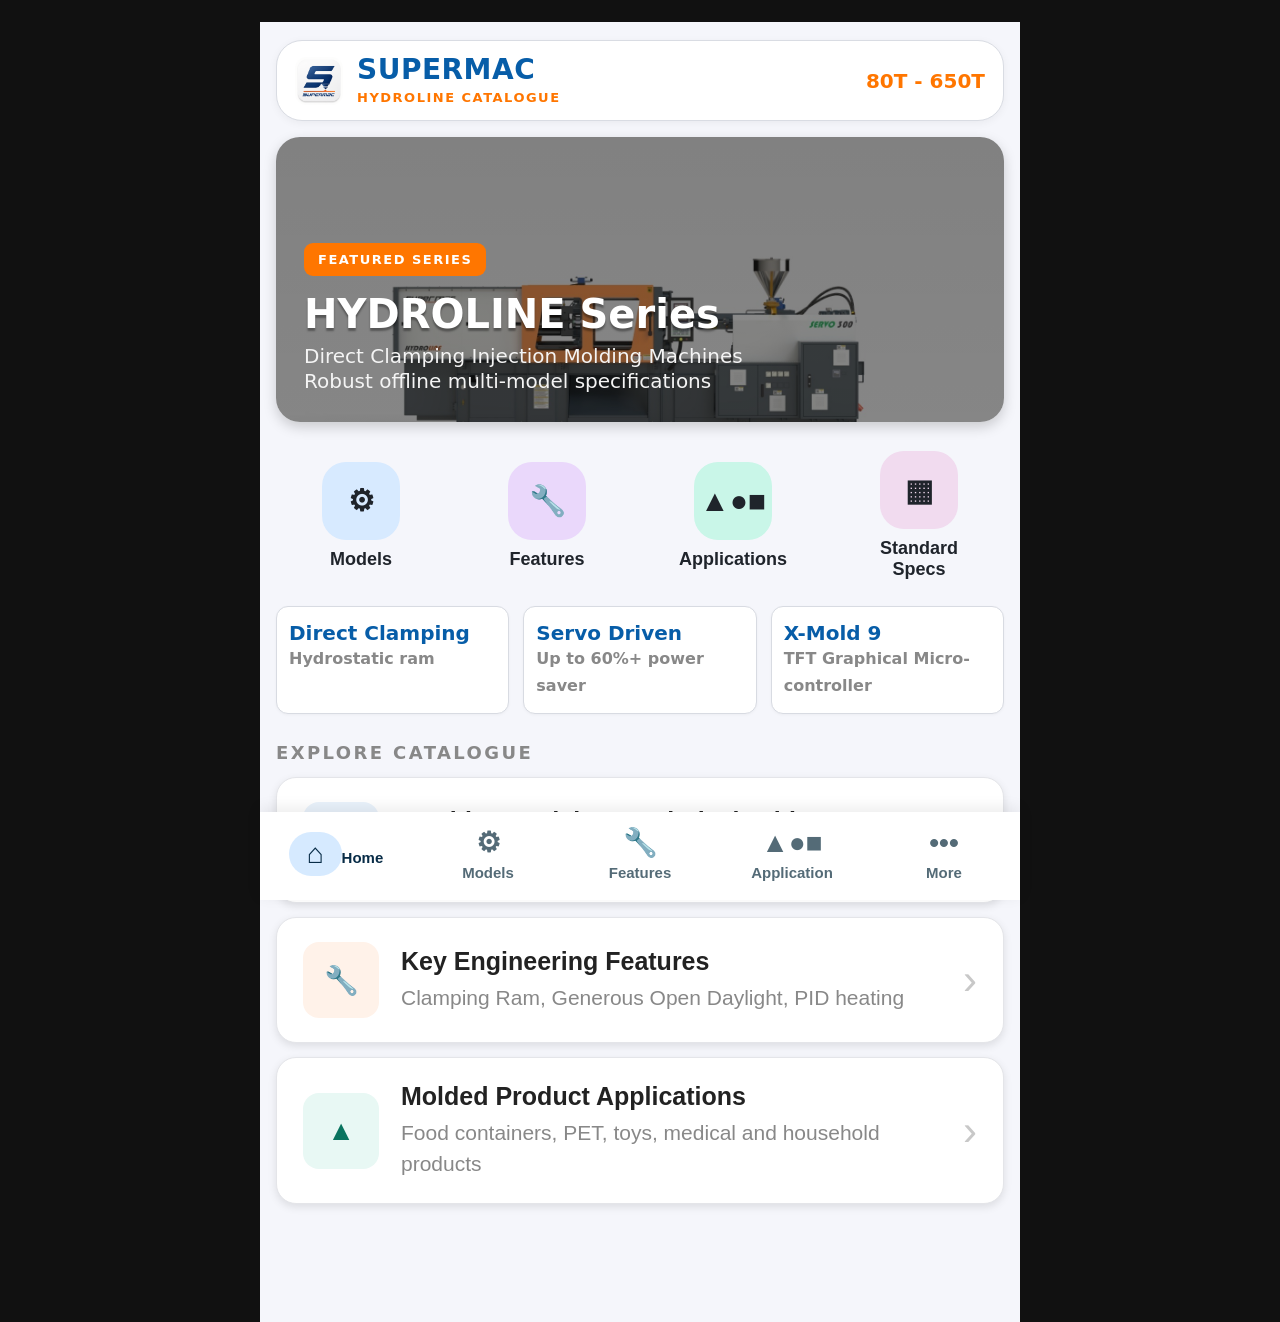
<file: supermac-pwa-v2/index.html>
<!DOCTYPE html>
<html lang="en">
<head>
  <meta charset="UTF-8" />
  <meta name="viewport" content="width=device-width, initial-scale=1, viewport-fit=cover" />
  <title>Supermac HYDROLINE Catalogue</title>
  <meta name="description" content="Supermac HYDROLINE injection moulding machine catalogue: models, specs, features, applications and brochure." />
  <meta name="theme-color" content="#0b5fa8" />
  <link rel="manifest" href="manifest.json" />
  <link rel="apple-touch-icon" href="assets/icons/icon-192.png" />
  <link rel="stylesheet" href="style.css" />
</head>
<body>
  <div class="status-spacer"></div>
  <main id="app" class="app-shell"></main>

  <div id="installBanner" class="install-banner hidden">
    <div>
      <strong>Install Supermac App</strong>
      <span>Open faster from your home screen.</span>
    </div>
    <button id="installAppBtn" type="button">Install</button>
    <button id="closeInstallBanner" class="close-install" type="button" aria-label="Close install banner">×</button>
  </div>

  <nav class="bottom-nav" aria-label="Main navigation">
    <button data-route="home" class="nav-item active"><span>⌂</span><small>Home</small></button>
    <button data-route="models" class="nav-item"><span>⚙</span><small>Models</small></button>
    <button data-route="features" class="nav-item"><span>🔧</span><small>Features</small></button>
    <button data-route="applications" class="nav-item"><span>▲●■</span><small>Application</small></button>
    <button data-route="more" class="nav-item"><span>•••</span><small>More</small></button>
  </nav>

  <div id="zoomModal" class="zoom-modal hidden">
    <button class="close-zoom">×</button>
    <img id="zoomImg" alt="Zoomed drawing" />
  </div>

  <script src="script.js"></script>
</body>
</html>
</file>
<file: supermac-pwa-v2/style.css>
:root{--blue:#075da8;--blue2:#084d8f;--orange:#ff7600;--ink:#1f242b;--muted:#888b91;--bg:#f5f6fb;--card:#fff;--line:#e0e3e8;--nav:#e8f1ff}*{box-sizing:border-box}html,body{margin:0;background:#111;font-family:Inter,system-ui,-apple-system,Segoe UI,Roboto,Arial,sans-serif;color:var(--ink)}body{min-height:100vh}.status-spacer{height:22px;background:#111}.app-shell{max-width:760px;margin:0 auto;background:var(--bg);min-height:calc(100vh - 22px);padding:18px 16px 104px}.top-card{display:flex;align-items:center;justify-content:space-between;gap:15px;background:#fff;border:1px solid #d9dce3;border-radius:26px;padding:15px 18px;box-shadow:0 2px 8px rgba(0,0,0,.05)}.brand{display:flex;align-items:center;gap:14px}.brand img{width:48px;height:48px;object-fit:contain;border-radius:12px;background:#fff}.brand h1{font-size:28px;line-height:1;margin:0;color:var(--blue);font-weight:900;letter-spacing:.5px}.brand p,.sub{margin:6px 0 0;color:var(--orange);font-weight:800;letter-spacing:1.5px;font-size:13px}.ton{color:var(--orange);font-weight:900;font-size:20px;white-space:nowrap}.hero{position:relative;margin:16px 0 28px;border-radius:24px;overflow:hidden;min-height:285px;display:flex;align-items:end;padding:28px;color:#fff;box-shadow:0 5px 13px rgba(0,0,0,.18);background:linear-gradient(rgba(0,0,0,.48),rgba(0,0,0,.46)),url('assets/machine-hero.jpg') center/cover}.badge{display:inline-block;background:var(--orange);padding:9px 14px;border-radius:9px;font-weight:900;letter-spacing:1.5px;font-size:13px}.hero h2{font-size:40px;line-height:1;margin:18px 0 10px;text-shadow:0 3px 2px rgba(0,0,0,.35)}.hero p{font-size:20px;line-height:1.25;margin:0;color:#f4f4f4}.quick-grid{display:grid;grid-template-columns:repeat(4,1fr);gap:16px;margin:8px 0 25px}.quick{border:0;background:transparent;text-align:center;color:var(--ink);font-weight:800;font-size:18px}.quick .icon{width:78px;height:78px;border-radius:24px;display:grid;place-items:center;margin:0 auto 9px;font-size:30px}.quick:nth-child(1) .icon{background:#d7eaff}.quick:nth-child(2) .icon{background:#ead8fb}.quick:nth-child(3) .icon{background:#c9f6e8}.quick:nth-child(4) .icon{background:#f1dbef}.chips{display:grid;grid-template-columns:repeat(3,1fr);gap:14px;margin:4px 0 26px}.chip{background:#fff;border:1px solid #d8dbe2;border-radius:12px;padding:14px 12px;box-shadow:0 1px 3px rgba(0,0,0,.04)}.chip strong{display:block;color:var(--blue);font-size:20px}.chip span{color:#888;font-weight:700;line-height:1.7}.section-title{font-size:18px;letter-spacing:2.4px;color:#888;font-weight:900;margin:28px 0 14px;text-transform:uppercase}.big-row{display:flex;gap:22px;align-items:center;width:100%;background:#fff;border:1px solid #e4e5e9;border-radius:20px;margin:14px 0;padding:24px 26px;box-shadow:0 3px 8px rgba(0,0,0,.1);text-align:left}.big-row .tile{width:76px;height:76px;border-radius:16px;display:grid;place-items:center;font-size:28px;background:#e9f2fb;color:var(--blue);flex:none}.big-row h3{margin:0;color:#222;font-size:25px}.big-row p{margin:7px 0 0;color:#888;font-size:21px;line-height:1.45}.chev{margin-left:auto;font-size:42px;color:#c8c8c8}.page-title{display:flex;align-items:center;justify-content:space-between;gap:12px;background:#fff;margin:-18px -16px 20px;padding:36px 26px 22px;box-shadow:0 2px 8px rgba(0,0,0,.12)}.page-title h2{margin:0;color:var(--blue);font-size:36px;line-height:1.1}.page-title p{margin:5px 0 0;color:#888;font-size:18px;font-weight:700;letter-spacing:.8px}.back{border:0;background:#f1f2f4;width:54px;height:54px;border-radius:50%;font-size:32px}.search{width:100%;padding:20px;border-radius:14px;border:1px solid #d5d9df;background:#fff;font-size:24px;color:#555;margin-bottom:20px}.compare-btn{border:0;background:#fff4e7;color:var(--orange);font-weight:900;border-radius:14px;padding:18px 20px;font-size:18px}.model-card{background:#fff;border:1px solid #e3e5e9;border-radius:18px;margin:18px 0;padding:24px 28px;box-shadow:0 3px 8px rgba(0,0,0,.09)}.model-top{display:flex;justify-content:space-between;align-items:start;gap:12px}.model-card h3{font-size:34px;color:var(--blue);margin:0 0 6px}.model-card p{font-size:22px;font-weight:800;margin:0 0 26px;color:#4a4a4a}.ton-badge{background:#fff0e8;color:var(--orange);font-weight:900;border-radius:13px;padding:11px 14px;font-size:19px}.primary-btn{border:0;background:var(--blue);color:#fff;border-radius:10px;padding:17px 20px;font-size:20px;font-weight:900;width:100%;letter-spacing:.3px}.tabs{display:flex;background:#fff;margin:-20px -16px 18px;border-bottom:1px solid #777;position:sticky;top:0;z-index:10}.tab{flex:1;border:0;background:#fff;color:#064b8c;padding:18px 10px;font-size:19px;font-weight:900}.tab.active{border-bottom:4px solid var(--blue)}.summary{background:var(--blue);color:#fff;border-radius:16px;padding:28px;margin:18px 0}.summary small{display:block;letter-spacing:2px;color:#bfd8f5;font-weight:900}.summary h2{margin:6px 0 12px;font-size:32px}.summary p{margin:0;font-size:19px;line-height:1.35}.metric-card{background:#fff;border-radius:18px;padding:22px 28px;margin:16px 0}.metric{display:flex;justify-content:space-between;gap:12px;border-bottom:1px solid #e5e5e5;padding:14px 0;font-size:20px}.metric:last-child{border-bottom:0}.metric span:first-child{color:#888}.metric b{text-align:right}.table-card{background:#fff;border:1px solid #d9dde4;border-radius:15px;overflow:hidden;margin:18px 0}.table-title{background:var(--blue);color:#fff;font-size:25px;font-weight:900;padding:18px 22px}.frame-tabs{display:flex;gap:14px;margin:16px 0}.frame-tabs button,.chip-btn{border:1px solid #a6a9ae;background:#fff;border-radius:10px;padding:12px 24px;font-weight:900;color:#aaa;font-size:22px}.frame-tabs .active,.chip-btn.active{background:var(--blue);color:#fff;border-color:var(--blue)}.spec-table{width:100%;border-collapse:collapse;font-size:15px}.spec-table th,.spec-table td{border-bottom:1px solid #e5e5e5;padding:12px;text-align:center}.spec-table th:first-child,.spec-table td:first-child{text-align:left;background:#f8f8fc;color:#888;font-weight:800;position:sticky;left:0}.spec-table th{color:var(--orange);font-size:17px}.table-scroll{overflow:auto}.drawing-card{background:#fff;border:1px solid #cfd3d9;border-radius:18px;margin:14px 0;padding:20px}.drawing-card h3{color:var(--blue);font-size:26px;margin:0}.drawing-card p{color:#888;font-size:18px;font-weight:700}.drawing-img{width:100%;height:330px;object-fit:contain;border:1px solid #e0e0e0;border-radius:12px;background:#fff}.zoom-btn{display:block;margin:12px 0 0 auto;width:auto;padding:14px 22px}.app-grid{display:grid;grid-template-columns:repeat(2,1fr);gap:18px}.app-card{background:#fff;border-radius:14px;overflow:hidden;box-shadow:0 3px 8px rgba(0,0,0,.12);border:1px solid #dfe2e7}.app-card img{width:100%;height:150px;object-fit:cover;background:#eee}.app-card h3{margin:18px 18px 6px;color:var(--blue);font-size:24px}.app-card p{margin:0 18px 18px;color:#888;font-size:18px;line-height:1.25}.feature-card{background:#fff;border:1px solid #dfe2e7;border-radius:18px;margin:18px 0;padding:24px 28px;box-shadow:0 2px 7px rgba(0,0,0,.08)}.feature-card h3{color:var(--blue);font-size:26px;margin:0 0 18px}.feature-card li{margin:11px 0;font-size:19px;color:#44515a}.feature-card li::marker{color:var(--orange)}.more-card{background:#fff;border-radius:18px;margin:16px 0;padding:22px;border:1px solid #e0e2e7;box-shadow:0 2px 6px rgba(0,0,0,.07)}.more-card h3{color:var(--blue);margin:0 0 10px;font-size:24px}.more-card a,.more-card button{display:block;width:100%;text-align:center;margin-top:12px;text-decoration:none;border:0;border-radius:10px;background:var(--blue);color:#fff;padding:15px;font-weight:900;font-size:18px}.bottom-nav{position:fixed;left:50%;bottom:0;transform:translateX(-50%);max-width:760px;width:100%;height:88px;background:#fff;display:grid;grid-template-columns:repeat(5,1fr);box-shadow:0 -4px 14px rgba(0,0,0,.08);z-index:100}.nav-item{border:0;background:#fff;color:#546b77;font-size:18px;font-weight:700}.nav-item span{display:block;font-size:28px;line-height:1;margin-bottom:5px}.nav-item.active span{background:#d6eaff;color:#082c47;border-radius:999px;padding:8px 18px;display:inline-block}.nav-item.active small{color:#082c47;font-weight:900}.zoom-modal{position:fixed;inset:0;background:rgba(0,0,0,.92);z-index:999;display:flex;align-items:center;justify-content:center;padding:20px}.zoom-modal img{max-width:100%;max-height:86vh;object-fit:contain;background:#fff}.close-zoom{position:absolute;right:16px;top:16px;border:0;border-radius:50%;width:48px;height:48px;font-size:34px;background:#fff}.hidden{display:none!important}@media(max-width:520px){.app-shell{padding-left:14px;padding-right:14px}.brand h1{font-size:25px}.ton{font-size:17px}.hero{min-height:290px}.hero h2{font-size:34px}.quick-grid{gap:10px}.quick{font-size:16px}.quick .icon{width:64px;height:64px}.chips{grid-template-columns:repeat(3,1fr);gap:10px}.chip strong{font-size:18px}.big-row h3{font-size:22px}.page-title h2{font-size:32px}.app-card img{height:130px}.spec-table{font-size:14px}}
.install-banner{position:fixed;left:50%;bottom:98px;transform:translateX(-50%);max-width:730px;width:calc(100% - 24px);z-index:180;background:#fff;border:1px solid #dce2ea;border-left:6px solid var(--orange);box-shadow:0 8px 24px rgba(0,0,0,.18);border-radius:18px;padding:14px 44px 14px 16px;display:flex;align-items:center;gap:12px}.install-banner strong{display:block;color:var(--blue);font-size:18px}.install-banner span{display:block;color:#69737d;font-size:14px;margin-top:2px}.install-banner button#installAppBtn{margin-left:auto;border:0;background:var(--blue);color:#fff;border-radius:999px;padding:11px 18px;font-weight:900}.close-install{position:absolute;right:9px;top:7px;border:0;background:#f1f2f4;border-radius:999px;width:28px;height:28px;font-size:20px;color:#555}@media(max-width:520px){.install-banner{bottom:92px}.install-banner strong{font-size:16px}.install-banner span{font-size:12px}.install-banner button#installAppBtn{padding:10px 14px}}
</file>
